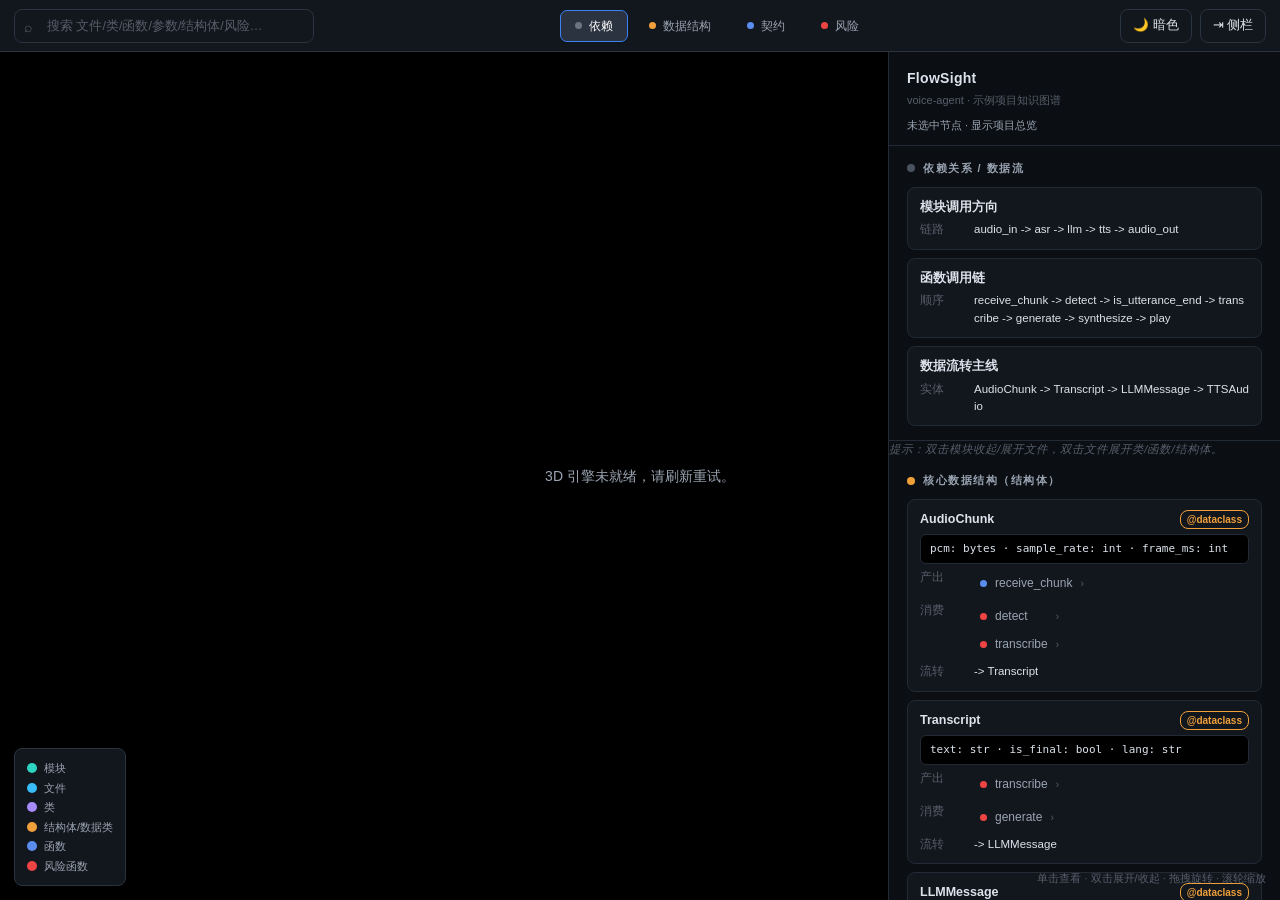
<file: .scratch/flowsight/prototype/index.html>
<!doctype html>
<html lang="zh" data-theme="dark">
<head>
<meta charset="utf-8" />
<title>FlowSight · 知识图谱原型 v5b（3D · 分层钻取 · 节点标签）</title>
<!-- 3D 引擎运行时加载，多 CDN 回退（国内优先 npmmirror），见文末 bootLoader -->
<style>
  :root, [data-theme="dark"]{
    --bg:#000; --panel:#0b0e13; --panel-2:#12161d; --line:#222a35;
    --txt:#dce3ec; --txt-dim:#9aa4b2; --txt-mute:#565e6a;
    --tb-bg:#12161d; --tb-border:#2a3340;
    --sr-hover:#161b23; --sr-border:#222a35;
    --shadow:0 6px 24px rgba(0,0,0,.5);
  }
  [data-theme="light"]{
    --bg:#eef1f5; --panel:#ffffff; --panel-2:#f4f6f9; --line:#e1e6ed;
    --txt:#1a1f26; --txt-dim:#5a636f; --txt-mute:#9aa3ad;
    --tb-bg:#ffffff; --tb-border:#e1e6ed;
    --sr-hover:#eef2f7; --sr-border:#e1e6ed;
    --shadow:0 6px 20px rgba(20,30,50,.12);
  }
  *{box-sizing:border-box;}
  html,body{margin:0;height:100%;background:var(--bg);color:var(--txt);
    font-family:"Segoe UI",-apple-system,"PingFang SC","Microsoft YaHei",sans-serif;
    overflow:hidden;font-size:13px;line-height:1.5;}
  #app{display:flex;flex-direction:column;height:100%;}

  /* 顶栏：正常文档流实心栏，绝不被画布盖住 */
  #topbar{flex:0 0 52px;display:flex;align-items:center;gap:12px;padding:0 14px;
    background:var(--tb-bg);border-bottom:1px solid var(--tb-border);z-index:50;}
  .search{position:relative;width:300px;}
  .search input{width:100%;height:34px;border-radius:8px;border:1px solid var(--tb-border);
    background:var(--panel-2);color:var(--txt);padding:0 12px 0 32px;font-size:12.5px;outline:none;}
  .search input::placeholder{color:var(--txt-mute);}
  .search input:focus{border-color:#3b82f6;}
  .search .ico{position:absolute;left:10px;top:8px;color:var(--txt-mute);font-size:14px;}
  .search-results{position:absolute;top:38px;left:0;right:0;max-height:340px;overflow-y:auto;
    background:var(--panel);border:1px solid var(--sr-border);border-radius:8px;box-shadow:var(--shadow);display:none;z-index:200;}
  .sr-item{padding:8px 12px;cursor:pointer;border-bottom:1px solid var(--sr-border);}
  .sr-item:last-child{border-bottom:none;}
  .sr-item:hover{background:var(--sr-hover);}
  .sr-tag{display:inline-block;font-size:10px;padding:1px 6px;border-radius:6px;margin-right:8px;color:#fff;background:#4b5563;vertical-align:1px;}
  .sr-label{font-weight:600;color:var(--txt);}
  .sr-sub{display:block;font-size:11px;color:var(--txt-mute);margin-top:2px;white-space:nowrap;overflow:hidden;text-overflow:ellipsis;}
  .sr-empty{padding:10px 12px;color:var(--txt-mute);font-size:12px;font-style:italic;}

  .dim-tabs{flex:1;display:flex;justify-content:center;gap:6px;}
  .dim-tab{padding:6px 14px;border-radius:7px;cursor:pointer;color:var(--txt-dim);font-size:12px;
    border:1px solid transparent;background:var(--panel-2);transition:.15s;white-space:nowrap;}
  .dim-tab:hover{color:var(--txt);}
  .dim-tab.active{color:#fff;background:#2b3340;border-color:#3b82f6;}
  [data-theme="light"] .dim-tab.active{color:#fff;background:#1f2937;}
  .dim-tab .dot{display:inline-block;width:7px;height:7px;border-radius:50%;margin-right:7px;vertical-align:1px;}

  .toggles{display:flex;gap:8px;}
  .tbtn{height:34px;min-width:34px;padding:0 12px;border-radius:8px;cursor:pointer;color:var(--txt);
    background:var(--panel-2);border:1px solid var(--tb-border);font-size:12.5px;}
  .tbtn:hover{border-color:#3b82f6;}

  /* 主区：图 | 侧栏 */
  #main{flex:1;display:flex;min-height:0;position:relative;}
  #cy{flex:1;position:relative;overflow:hidden;}
  #cy canvas{position:absolute!important;top:0!important;left:0!important;z-index:0!important;}

  #legend{position:absolute;bottom:14px;left:14px;z-index:10;background:var(--tb-bg);
    border:1px solid var(--tb-border);border-radius:8px;padding:8px 12px;font-size:11px;}
  #legend .lg{display:flex;align-items:center;gap:7px;color:var(--txt-dim);margin:3px 0;}
  #legend .lg .n{width:10px;height:10px;border-radius:50%;}
  .hint{position:absolute;bottom:14px;right:14px;z-index:10;color:var(--txt-mute);font-size:11px;pointer-events:none;}
  #status{position:absolute;inset:0;display:flex;align-items:center;justify-content:center;flex-direction:column;
    color:var(--txt-dim);font-size:14px;text-align:center;padding:40px;z-index:5;pointer-events:none;gap:10px;}
  #status .spin{width:26px;height:26px;border:3px solid var(--line);border-top-color:#3b82f6;border-radius:50%;animation:sp 1s linear infinite;}
  @keyframes sp{to{transform:rotate(360deg);}}

  #panel{width:392px;min-width:392px;background:var(--panel);border-left:1px solid var(--line);
    overflow-y:auto;transition:margin .25s,background .2s;position:relative;z-index:10;}
  #panel.collapsed{margin-right:-392px;}
  #panel-head{position:sticky;top:0;background:var(--panel);z-index:5;padding:16px 18px 12px;border-bottom:1px solid var(--line);}
  #panel-head h1{margin:0;font-size:14px;font-weight:600;letter-spacing:.3px;}
  #panel-head .sub{color:var(--txt-mute);font-size:11px;margin-top:3px;}
  #panel-head .sel{margin-top:8px;font-size:11px;color:var(--txt-dim);}
  #panel-head .sel b{color:var(--txt);}
  .crumb{font-size:11px;color:var(--txt-mute);margin-top:6px;word-break:break-all;}
  .crumb b{color:var(--txt-dim);}

  .sec{border-bottom:1px solid var(--line);padding:14px 18px;}
  .sec h2{margin:0 0 10px;font-size:11px;font-weight:600;letter-spacing:1.5px;text-transform:uppercase;
    color:var(--txt-dim);display:flex;align-items:center;gap:8px;}
  .sec h2 .dot{width:8px;height:8px;border-radius:50%;}
  .sec.highlight{background:var(--panel-2);}
  .card{background:var(--panel-2);border:1px solid var(--line);border-radius:8px;padding:10px 12px;margin-bottom:8px;}
  .card:last-child{margin-bottom:0;}
  .card .t{font-weight:600;color:var(--txt);font-size:12.5px;display:flex;justify-content:space-between;align-items:center;}
  .kv{display:flex;gap:8px;margin-top:5px;font-size:11.5px;}
  .kv .k{color:var(--txt-mute);min-width:46px;flex:none;}
  .kv .v{color:var(--txt);word-break:break-all;}
  .row{display:flex;align-items:center;gap:8px;padding:5px 6px;border-radius:6px;cursor:pointer;font-size:12px;color:var(--txt-dim);}
  .row:hover{background:var(--panel-2);color:var(--txt);}
  .row .n{width:7px;height:7px;border-radius:50%;flex:none;}
  .row .arr{color:var(--txt-mute);font-size:10px;margin-left:auto;}
  .pill{display:inline-block;font-size:10px;padding:1px 6px;border-radius:8px;margin-left:6px;border:1px solid;}
  .empty{color:var(--txt-mute);font-size:11.5px;font-style:italic;}
  .exp-btn{margin-top:8px;width:100%;padding:6px;border-radius:6px;border:1px solid var(--line);background:var(--panel-2);
    color:var(--txt-dim);cursor:pointer;font-size:12px;}
  .exp-btn:hover{color:var(--txt);border-color:#3b82f6;}
  .params{font-family:"SFMono-Regular",Consolas,Menlo,monospace;font-size:11px;color:var(--txt);background:var(--bg);
    border:1px solid var(--line);border-radius:6px;padding:6px 9px;margin-top:5px;}
  [data-theme="light"] .params{background:#fff;}

  #panel::-webkit-scrollbar,.search-results::-webkit-scrollbar{width:8px;}
  #panel::-webkit-scrollbar-thumb,.search-results::-webkit-scrollbar-thumb{background:#2a313c;border-radius:4px;}
  [data-theme="light"] #panel::-webkit-scrollbar-thumb,[data-theme="light"] .search-results::-webkit-scrollbar-thumb{background:#cbd2dc;}
</style>
</head>
<body>
<div id="app">
  <div id="topbar">
    <div class="search">
      <span class="ico">⌕</span>
      <input id="search-input" placeholder="搜索 文件/类/函数/参数/结构体/风险…" autocomplete="off" />
      <div class="search-results" id="search-results"></div>
    </div>
    <div class="dim-tabs">
      <div class="dim-tab active" data-dim="dep"><span class="dot" style="background:#6b7480"></span>依赖</div>
      <div class="dim-tab" data-dim="ds"><span class="dot" style="background:#f0a03b"></span>数据结构</div>
      <div class="dim-tab" data-dim="ctr"><span class="dot" style="background:#5b8def"></span>契约</div>
      <div class="dim-tab" data-dim="risk"><span class="dot" style="background:#ef4444"></span>风险</div>
    </div>
    <div class="toggles">
      <button class="tbtn" id="theme-toggle" title="切换明暗主题">🌙 暗色</button>
      <button class="tbtn" id="panel-toggle" title="收起/展开侧栏">⇥ 侧栏</button>
    </div>
  </div>
  <div id="main">
    <div id="cy"></div>
    <div id="panel">
      <div id="panel-head">
        <h1>FlowSight</h1>
        <div class="sub">voice-agent · 示例项目知识图谱</div>
        <div class="sel" id="sel-info">未选中节点 · 显示项目总览</div>
      </div>
      <div id="panel-content"></div>
    </div>
    <!-- 浮层放在 #main 而非 #cy：3d-force-graph 构造会清空 #cy(innerHTML="")，放这里永不被清，图例/提示/加载态始终在画布之上 -->
    <div id="legend">
      <div class="lg"><span class="n" style="background:var(--c-mod)"></span>模块</div>
      <div class="lg"><span class="n" style="background:var(--c-file)"></span>文件</div>
      <div class="lg"><span class="n" style="background:var(--c-cls)"></span>类</div>
      <div class="lg"><span class="n" style="background:var(--c-ent)"></span>结构体/数据类</div>
      <div class="lg"><span class="n" style="background:var(--c-func)"></span>函数</div>
      <div class="lg"><span class="n" style="background:var(--c-risk)"></span>风险函数</div>
    </div>
    <div class="hint">单击查看 · 双击展开/收起 · 拖拽旋转 · 滚轮缩放</div>
    <div id="status"><div class="spin"></div><div id="status-text">正在加载 3D 引擎…</div></div>
  </div>
</div>

<!-- ESM 主路径：importmap 让 three / 3d-force-graph / three-spritetext 共享同一个 three 实例，消除“Multiple instances of Three.js”跨实例警告，标签必渲染 -->
<script type="importmap">
{ "imports": { "three": "https://esm.sh/three@0.183.0", "three/": "https://esm.sh/three@0.183.0/" } }
</script>
<script type="module">
  // 顶级 await：依次拉取 three、3d-force-graph、three-spritetext（均 ?external=three 走 importmap 共享实例）
  const ET=15000;
  const wt=(p,ms,l)=>Promise.race([p,new Promise((_,r)=>setTimeout(()=>r(new Error(l+' timeout')),ms))]);
  try{
    window.THREE=await wt(import('three'),ET,'three');
    const fg=await wt(import('https://esm.sh/3d-force-graph@1.80.0?external=three'),ET,'3d-force-graph');
    window.ForceGraph3D=fg.default;
    try{window.SpriteText=(await wt(import('https://esm.sh/three-spritetext@1.10.0?external=three'),10000,'spritetext')).default;}catch(e){console.warn('[FlowSight] three-spritetext 加载失败，用手写标签兜底',e);}
    window.__esmOK=true;
  }catch(e){console.warn('[FlowSight] ESM(esm.sh) 加载失败，回退到本地 UMD 引擎：',e);}
  window.dispatchEvent(new Event('engines-ready'));
</script>
<script>
/* ============ 数据：模块 > 文件 > 类/函数；结构体(dataclass) > 字段 ============ */
const modules = [
  {id:'m_audio_in', label:'audio_in', summary:'麦克风采集 + VAD + 端点检测，产出 AudioChunk 与 utterance 事件'},
  {id:'m_asr',      label:'asr',      summary:'流式语音识别，AudioChunk -> Transcript'},
  {id:'m_llm',      label:'llm',      summary:'大模型对话推理，Transcript -> LLMMessage'},
  {id:'m_tts',      label:'tts',      summary:'语音合成，LLMMessage -> TTSAudio'},
  {id:'m_audio_out',label:'audio_out',summary:'音频播放与设备管理'},
];
const files = [
  {id:'f_stream', mod:'m_audio_in', label:'stream.py', path:'audio_in/stream.py'},
  {id:'f_vad',    mod:'m_audio_in', label:'vad.py',    path:'audio_in/vad.py'},
  {id:'f_asr',    mod:'m_asr',      label:'transcribe.py', path:'asr/transcribe.py'},
  {id:'f_llm',    mod:'m_llm',      label:'generate.py', path:'llm/generate.py'},
  {id:'f_tts',    mod:'m_tts',      label:'synthesize.py', path:'tts/synthesize.py'},
  {id:'f_play',   mod:'m_audio_out',label:'play.py',   path:'audio_out/play.py'},
];
const classes = [
  {id:'c_vad',  file:'f_vad',  label:'VADDetector'},
  {id:'c_llm',  file:'f_llm',  label:'LLMClient'},
  {id:'c_play', file:'f_play', label:'Player'},
];
const structs = [
  {id:'s_AudioChunk', file:'f_stream', label:'AudioChunk', kind:'@dataclass',
   fields:[{n:'pcm',t:'bytes'},{n:'sample_rate',t:'int'},{n:'frame_ms',t:'int'}],
   producedBy:['fn_receive_chunk'], consumedBy:['fn_vad_detect','fn_transcribe'], transformsTo:'s_Transcript'},
  {id:'s_Transcript', file:'f_asr', label:'Transcript', kind:'@dataclass',
   fields:[{n:'text',t:'str'},{n:'is_final',t:'bool'},{n:'lang',t:'str'}],
   producedBy:['fn_transcribe'], consumedBy:['fn_generate'], transformsTo:'s_LLMMessage'},
  {id:'s_LLMMessage', file:'f_llm', label:'LLMMessage', kind:'@dataclass',
   fields:[{n:'role',t:'str'},{n:'content',t:'str'},{n:'context',t:'list'}],
   producedBy:['fn_generate'], consumedBy:['fn_synthesize'], transformsTo:'s_TTSAudio'},
  {id:'s_TTSAudio', file:'f_tts', label:'TTSAudio', kind:'@dataclass',
   fields:[{n:'pcm',t:'bytes'},{n:'sample_rate',t:'int'},{n:'duration',t:'float'}],
   producedBy:['fn_synthesize'], consumedBy:['fn_play'], transformsTo:'-'},
];
const funcs = [
  {id:'fn_receive_chunk', file:'f_stream', cls:null, label:'receive_chunk', purpose:'接收麦克风音频帧',
    params:[{n:'frame',t:'bytes'}], returns:'AudioChunk',
    contract:{inputs:'frame: bytes',outputs:'chunk: AudioChunk',errors:'AudioUnderrun',boundaries:'sample_rate=16000, frame_ms=20, 非阻塞'}},
  {id:'fn_vad_detect', file:'f_vad', cls:'c_vad', label:'detect', purpose:'语音活动检测',
    params:[{n:'chunk',t:'AudioChunk'}], returns:'bool',
    contract:{inputs:'chunk: AudioChunk',outputs:'is_speech: bool',errors:'-',boundaries:'threshold=0.5, min_speech_ms=200'},
    risk:{cat:'边界检测',sev:'高',desc:'VAD 阈值不当导致截断或漏判语音',avoid:'尾音静音窗口 + 最大录音时长兜底'}},
  {id:'fn_is_utterance_end', file:'f_vad', cls:null, label:'is_utterance_end', purpose:'判定一句话结束',
    params:[{n:'is_speech',t:'bool'},{n:'chunk',t:'AudioChunk'}], returns:'bool',
    contract:{inputs:'is_speech: bool, chunk',outputs:'end: bool',errors:'-',boundaries:'silence_ms=600, max_utterance=15s'},
    risk:{cat:'完成检测',sev:'高',desc:'静音窗口误判导致提前或滞后结束',avoid:'silence_ms 可调 + 双重确认机制'}},
  {id:'fn_transcribe', file:'f_asr', cls:null, label:'transcribe', purpose:'流式语音识别',
    params:[{n:'chunks',t:'AudioChunk[]'}], returns:'Transcript',
    contract:{inputs:'chunks: AudioChunk[]',outputs:'transcript: Transcript',errors:'ASRTimeout',boundaries:'streaming=true, partial 每 200ms'},
    risk:{cat:'流式延迟',sev:'中',desc:'流式截断导致尾词丢失',avoid:'final 重述 + 尾部缓冲'}},
  {id:'fn_generate', file:'f_llm', cls:'c_llm', label:'generate', purpose:'LLM 对话生成',
    params:[{n:'transcript',t:'Transcript'}], returns:'LLMMessage',
    contract:{inputs:'transcript: Transcript',outputs:'msg: LLMMessage',errors:'LLMRateLimit',boundaries:'max_tokens=512, temp=0.7, 流式'},
    risk:{cat:'成本/延迟',sev:'中',desc:'超时与费用失控',avoid:'max_tokens 上限 + 流式 + 语义缓存'}},
  {id:'fn_synthesize', file:'f_tts', cls:null, label:'synthesize', purpose:'文本转语音',
    params:[{n:'msg',t:'LLMMessage'}], returns:'TTSAudio',
    contract:{inputs:'msg: LLMMessage',outputs:'audio: TTSAudio',errors:'TTSFailure',boundaries:'voice=default, sample_rate=24000'},
    risk:{cat:'播放欠载',sev:'中',desc:'合成慢导致播放卡顿',avoid:'预生成首句 + 队列缓冲'}},
  {id:'fn_play', file:'f_play', cls:'c_play', label:'play', purpose:'播放音频块',
    params:[{n:'audio',t:'TTSAudio'}], returns:'void',
    contract:{inputs:'audio: TTSAudio',outputs:'-',errors:'AudioDeviceBusy',boundaries:'非阻塞, 队列播放'}},
];
const callEdges = [
  ['fn_receive_chunk','fn_vad_detect'],['fn_vad_detect','fn_is_utterance_end'],
  ['fn_is_utterance_end','fn_transcribe'],['fn_transcribe','fn_generate'],
  ['fn_generate','fn_synthesize'],['fn_synthesize','fn_play'],
];
const mod=id=>modules.find(m=>m.id===id);
const fil=id=>files.find(f=>f.id===id);
const cls=id=>classes.find(c=>c.id===id);
const st =id=>structs.find(s=>s.id===id);
const fn =id=>funcs.find(f=>f.id===id);

/* ============ 主题 ============ */
const THEMES={
  dark:{graphBg:'#000000',label:'#c2cad6',
    mod:'#2dd4bf',file:'#38bdf8',cls:'#a78bfa',ent:'#f0a03b',func:'#5b8def',risk:'#ef4444',
    call:'#4a5260',contains:'#23282f',flow:'#ffc107',dim:'#1e232b',dimLink:'#15191f'},
  light:{graphBg:'#eef1f5',label:'#2a3140',
    mod:'#0d9488',file:'#0284c7',cls:'#7c3aed',ent:'#d97706',func:'#2563eb',risk:'#dc2626',
    call:'#94a3b8',contains:'#cbd5e1',flow:'#c2410c',dim:'#dde2ea',dimLink:'#e6eaf0'}
};
let theme='dark';
const T=()=>THEMES[theme];
function syncLegendVars(){const r=document.documentElement.style;
  r.setProperty('--c-mod',T().mod);r.setProperty('--c-file',T().file);r.setProperty('--c-cls',T().cls);
  r.setProperty('--c-ent',T().ent);r.setProperty('--c-func',T().func);r.setProperty('--c-risk',T().risk);}

/* ============ 全量节点/边 ============ */
const allNodes=[];
modules.forEach(m=>allNodes.push({id:m.id,label:m.label,type:'module'}));
files.forEach(f=>allNodes.push({id:f.id,label:f.label,type:'file',mod:f.mod}));
classes.forEach(c=>allNodes.push({id:c.id,label:c.label,type:'class',file:c.file}));
structs.forEach(s=>allNodes.push({id:s.id,label:s.label,type:'struct',file:s.file}));
funcs.forEach(f=>allNodes.push({id:f.id,label:f.label,type:'function',file:f.file,cls:f.cls,hasRisk:!!f.risk}));
const nodeById=Object.fromEntries(allNodes.map(n=>[n.id,n]));
const allLinks=[];
files.forEach(f=>allLinks.push({source:f.mod,target:f.id,type:'contains'}));
classes.forEach(c=>allLinks.push({source:c.file,target:c.id,type:'contains'}));
funcs.forEach(f=>allLinks.push({source:f.cls||f.file,target:f.id,type:'contains'}));
structs.forEach(s=>allLinks.push({source:s.file,target:s.id,type:'contains'}));
callEdges.forEach(([s,t])=>allLinks.push({source:s,target:t,type:'calls'}));
structs.forEach(s=>{
  s.producedBy.forEach(p=>allLinks.push({source:p,target:s.id,type:'produces'}));
  s.consumedBy.forEach(c=>allLinks.push({source:s.id,target:c,type:'consumes'}));
  if(s.transformsTo&&s.transformsTo!=='-')allLinks.push({source:s.id,target:s.transformsTo,type:'transforms'});
});
const FLOW=['produces','consumes','transforms'];

/* ============ 展开状态（默认展开模块 -> 露出文件）============ */
const expanded=new Set(modules.map(m=>m.id));
function parentOf(n){if(n.type==='file')return n.mod;if(n.type==='class')return n.file;if(n.type==='function')return n.cls||n.file;if(n.type==='struct')return n.file;return null;}
function isVisible(n){
  if(n.type==='module'||n.type==='struct')return true;
  if(n.type==='file')return expanded.has(n.mod);
  if(n.type==='class')return expanded.has(n.file);
  if(n.type==='function')return expanded.has(n.cls||n.file);
  return true;
}
function isVisibleById(id){const n=nodeById[id];return n?isVisible(n):false;}

/* ============ 选择 / 维度 ============ */
let selectedId=null,neighSet=new Set(),curDim='dep';
const DIM={
  dep:{nodeOk:()=>true,linkOk:()=>true},
  ds:{nodeOk:n=>n.type==='struct'||n.type==='function',linkOk:l=>FLOW.includes(l.type)},
  ctr:{nodeOk:n=>['function','file','class'].includes(n.type),linkOk:l=>['calls','contains'].includes(l.type)},
  risk:{nodeOk:n=>!!n.hasRisk,linkOk:()=>false}
};
function neighbors(id){const s=new Set([id]);allLinks.forEach(l=>{if(l.source===id)s.add(l.target);if(l.target===id)s.add(l.source);});return s;}
function nodeLit(n){if(selectedId)return neighSet.has(n.id);return DIM[curDim].nodeOk(n);}
function linkLit(l){if(selectedId)return l.source===selectedId||l.target===selectedId;return DIM[curDim].linkOk(l);}

/* ============ 3D 图谱 ============ */
let Graph=null;
let _dcId=null,_dcT=0; // 单击/双击判定（3d-force-graph v1.80 无 onNodeDblClick，用 onNodeClick 内自测双击）
function nodeBaseColor(n){switch(n.type){case 'module':return T().mod;case 'file':return T().file;case 'class':return T().cls;case 'struct':return T().ent;default:return n.hasRisk?T().risk:T().func;}}
function nodeColor(n){return nodeLit(n)?nodeBaseColor(n):T().dim;}
function linkColor(l){if(!linkLit(l))return T().dimLink;return l.type==='contains'?T().contains:l.type==='calls'?T().call:T().flow;}
function linkWidth(l){if(!linkLit(l))return 0.4;return l.type==='contains'?0.7:l.type==='calls'?1.2:l.type==='transforms'?3:1.8;}
function nodeVal(n){if(n.type==='module')return 3.5;if(n.type==='file')return 2.5;if(n.type==='class')return 2;if(n.type==='struct')return 2.5;return n.hasRisk?1.9:1.5;}

/* 节点标签：优先 SpriteText，否则用 3d-force-graph 自带 THREE 手写 canvas 纹理精灵 */
function makeCanvasSprite(text,color,h){
  const cvs=document.createElement('canvas');
  const ctx=cvs.getContext('2d');const fs=64;
  ctx.font=fs+'px "Segoe UI",sans-serif';
  const w=Math.ceil(ctx.measureText(text).width)+24;
  cvs.width=w;cvs.height=fs+24;
  ctx.font=fs+'px "Segoe UI",sans-serif';
  ctx.fillStyle=color;ctx.textBaseline='middle';ctx.textAlign='left';
  ctx.fillText(text,12,cvs.height/2);
  const tex=new THREE.CanvasTexture(cvs);tex.minFilter=THREE.LinearFilter;tex.magFilter=THREE.LinearFilter;
  const mat=new THREE.SpriteMaterial({map:tex,transparent:true,depthWrite:false});
  const sp=new THREE.Sprite(mat);
  const bw=h*1.5;sp.scale.set(bw*(w/cvs.height),bw,1);
  return sp;
}
function labelObj(n){
  const color=(selectedId&&n.id===selectedId)?'#ffffff':(nodeLit(n)?T().label:T().dimLink);
  const h=n.type==='module'?3.6:(n.type==='file'||n.type==='struct')?2.8:2.2;
  const y=-(nodeVal(n)*2.4)-4;
  // 优先用 SpriteText（若加载成功，文字最清晰）
  if(typeof SpriteText!=='undefined'){const s=new SpriteText(n.label);s.color=color;s.textHeight=h;s.padding=1;s.position.y=y;return s;}
  // 否则用 3d-force-graph 自带 THREE 手写 canvas 纹理精灵（不依赖第二个库）
  if(typeof THREE!=='undefined'){const sp=makeCanvasSprite(n.label,color,h);sp.position.y=y;return sp;}
  return null;
}
function arrowLen(l){return l.type==='contains'?0:l.type==='transforms'?6.5:l.type==='calls'?3.2:4.5;}
function particles(l){return l.type==='transforms'?5:(l.type==='produces'||l.type==='consumes')?3:0;}

function visibleData(){const visN=allNodes.filter(isVisible);const visL=allLinks.filter(l=>isVisibleById(l.source)&&isVisibleById(l.target));return {nodes:visN,links:visL};}
function initGraph(){
  if(typeof ForceGraph3D==='undefined'){setStatus('3D 引擎未就绪，请刷新重试。',true);return;}
  const d=visibleData();
  Graph=ForceGraph3D()(document.getElementById('cy'))
    .graphData({nodes:d.nodes.map(n=>({...n})),links:d.links.map(l=>({...l}))})
    .backgroundColor(T().graphBg)
    .nodeRelSize(5)
    .nodeVal(nodeVal).nodeColor(nodeColor)
    .nodeLabel(n=>n.label+(n.hasRisk?' ⚠':''))
    .nodeThreeObjectExtend(true).nodeThreeObject(labelObj)
    .linkColor(linkColor).linkWidth(linkWidth)
    .linkDirectionalArrowLength(arrowLen).linkDirectionalArrowRelPos(1)
    .linkDirectionalParticles(particles).linkDirectionalParticleWidth(1)
    .linkDirectionalParticleSpeed(0.01)
    .linkDirectionalParticleColor(()=>T().flow)
    .onNodeClick(n=>{const now=Date.now();if(_dcId===n.id&&now-_dcT<350){_dcId=null;toggleExpand(n.id);return;}_dcId=n.id;_dcT=now;selectNode(n.id);})
    .onBackgroundClick(()=>clearSelection());
  Graph.d3Force('link').distance(l=>l.type==='contains'?11:32).strength(l=>l.type==='contains'?0.7:0.22);
  Graph.d3Force('charge').strength(-100);
  Graph.d3VelocityDecay(0.35);
  Graph.onEngineStop(()=>Graph.zoomToFit(400,40));
  applyGraphBg();
  const stEl=document.getElementById('status'); if(stEl) stEl.style.display='none';
}
function rebuild(){
  if(!Graph)return;
  const oldPos={};try{Graph.graphData().nodes.forEach(n=>{oldPos[n.id]={x:n.x,y:n.y,z:n.z};});}catch(e){}
  const d=visibleData();
  d.nodes.forEach(n=>{if(oldPos[n.id]){n.x=oldPos[n.id].x;n.y=oldPos[n.id].y;n.z=oldPos[n.id].z;}else{const p=parentOf(n);const o=p&&oldPos[p];if(o){n.x=o.x+(Math.random()*8-4);n.y=o.y+(Math.random()*8-4);n.z=o.z+(Math.random()*8-4);}}});
  Graph.graphData({nodes:d.nodes.map(n=>({...n})),links:d.links.map(l=>({...l}))});
  Graph.refresh();
}
function applyGraphBg(){
  if(!Graph)return;
  const c=T().graphBg;
  Graph.backgroundColor(c);
  // 三重兜底，确保主题切换时画布底色必然更新（不依赖 backgroundColor 的刷新时机）：
  // 1) 直接写渲染器 clearColor；2) scene.background（渲染器每帧绘制）；3) 画布 CSS 底色。
  try{const r=Graph.renderer&&Graph.renderer();if(r){r.setClearColor(new THREE.Color(c),1);if(r.domElement)r.domElement.style.backgroundColor=c;}}catch(e){}
  try{const sc=Graph.scene();if(sc)sc.background=new THREE.Color(c);}catch(e){}
}
function refreshGraph(){if(!Graph)return;applyGraphBg();Graph.nodeColor(nodeColor).nodeThreeObject(labelObj).linkColor(linkColor).linkWidth(linkWidth).linkDirectionalParticleColor(()=>T().flow);try{Graph.resumeAnimation&&Graph.resumeAnimation();}catch(e){}Graph.refresh();}
function flyTo(id){if(!Graph)return;const n=Graph.graphData().nodes.find(x=>x.id===id);if(!n)return;const d=80;Graph.cameraPosition({x:n.x+d,y:n.y+d*0.5,z:n.z+d},{x:n.x,y:n.y,z:n.z},800);}

/* ============ 选择 / 展开 / 维度 ============ */
function selectNode(id){closeSearch();document.querySelectorAll('.dim-tab').forEach(t=>t.classList.remove('active'));curDim='dep';selectedId=id;neighSet=neighbors(id);refreshGraph();flyTo(id);renderPanel(id);}
function clearSelection(){selectedId=null;neighSet=new Set();document.querySelectorAll('.dim-tab').forEach(t=>t.classList.toggle('active',t.dataset.dim===curDim));refreshGraph();renderPanel(null);}
function toggleExpand(id){const n=nodeById[id];if(!n)return;if(['module','file','class'].indexOf(n.type)===-1)return;if(expanded.has(id))expanded.delete(id);else expanded.add(id);rebuild();refreshGraph();renderPanel(selectedId);}
function setDim(d){curDim=d;selectedId=null;neighSet=new Set();document.querySelectorAll('.dim-tab').forEach(t=>t.classList.toggle('active',t.dataset.dim===d));refreshGraph();renderPanel(null);const sec=document.getElementById('sec-'+d);if(sec){document.querySelectorAll('.sec').forEach(s=>s.classList.remove('highlight'));sec.classList.add('highlight');sec.scrollIntoView({behavior:'smooth',block:'start'});}}

/* ============ 侧栏 ============ */
const $c=document.getElementById('panel-content');
const $s=document.getElementById('sel-info');
function sevColor(s){return s==='高'?T().risk:'#eab308';}
function nodeRow(id){const n=nodeById[id];if(!n)return'';return '<div class="row" onclick="selectNode(\''+id+'\')"><span class="n" style="background:'+nodeBaseColor(n)+'"></span>'+n.label+'<span class="arr">›</span></div>';}
function secOpen(cls,title,dot){return '<div class="sec '+(cls||'')+'" id="sec-'+cls+'"><h2><span class="dot" style="background:'+dot+'"></span>'+title+'</h2>';}
function pill(sev){return '<span class="pill" style="color:'+sevColor(sev)+';border-color:'+sevColor(sev)+'">'+sev+'</span>';}
function expandBtn(id){const o=expanded.has(id);return '<button class="exp-btn" onclick="toggleExpand(\''+id+'\')">'+(o?'▾ 收起子节点':'▸ 展开子节点')+'</button>';}
function paramsStr(p){return p.map(x=>x.n+': '+x.t).join('  ·  ');}
function fieldsStr(f){return f.map(x=>x.n+': '+x.t).join('  ·  ');}

function renderPanel(sel){
  if(!sel){
    $s.innerHTML='未选中节点 · 显示项目总览';
    let h=secOpen('dep','依赖关系 / 数据流',T().call);
    h+='<div class="card"><div class="t">模块调用方向</div><div class="kv"><span class="k">链路</span><span class="v">audio_in -> asr -> llm -> tts -> audio_out</span></div></div>';
    h+='<div class="card"><div class="t">函数调用链</div><div class="kv"><span class="k">顺序</span><span class="v">receive_chunk -> detect -> is_utterance_end -> transcribe -> generate -> synthesize -> play</span></div></div>';
    h+='<div class="card"><div class="t">数据流转主线</div><div class="kv"><span class="k">实体</span><span class="v">AudioChunk -> Transcript -> LLMMessage -> TTSAudio</span></div></div></div>';
    h+='<div class="empty">提示：双击模块收起/展开文件，双击文件展开类/函数/结构体。</div>';
    h+=secOpen('ds','核心数据结构（结构体）',T().ent);
    structs.forEach(e=>{h+='<div class="card"><div class="t">'+e.label+' <span class="pill" style="color:'+T().ent+';border-color:'+T().ent+'">'+e.kind+'</span></div><div class="params">'+fieldsStr(e.fields)+'</div><div class="kv"><span class="k">产出</span><span class="v">'+e.producedBy.map(nodeRow).join('')+'</span></div><div class="kv"><span class="k">消费</span><span class="v">'+e.consumedBy.map(nodeRow).join('')+'</span></div><div class="kv"><span class="k">流转</span><span class="v">-> '+(e.transformsTo==='-'?'-':e.transformsTo.replace('s_',''))+'</span></div></div>';});
    h+='</div>';
    h+=secOpen('ctr','接口契约',T().func);
    h+='<div class="empty">单击函数节点查看 参数/输入输出/错误码/边界。函数清单：</div>';
    funcs.forEach(f=>h+=nodeRow(f.id));
    h+='</div>';
    h+=secOpen('risk','风险清单',T().risk);
    funcs.filter(f=>f.risk).forEach(f=>{h+='<div class="card"><div class="t">'+f.label+pill(f.risk.sev)+'</div><div class="kv"><span class="k">类别</span><span class="v">'+f.risk.cat+'</span></div><div class="kv"><span class="k">坑点</span><span class="v">'+f.risk.desc+'</span></div><div class="kv"><span class="k">规避</span><span class="v">'+f.risk.avoid+'</span></div><div class="row" onclick="selectNode(\''+f.id+'\')"><span class="n" style="background:'+T().func+'"></span>跳转到函数<span class="arr">›</span></div></div>';});
    h+='</div>';
    $c.innerHTML=h;return;
  }
  const n=nodeById[sel];if(!n){renderPanel(null);return;}
  const tn={module:'模块',file:'文件',class:'类',struct:'结构体',function:'函数'}[n.type]||n.type;
  $s.innerHTML='已选中 <b>'+n.label+'</b> · '+(n.hasRisk?'风险':'')+tn;
  let crumb='';
  if(n.type==='function'){const f=fil(n.file);const c=n.cls&&cls(n.cls);crumb=(f?f.path:'')+(c?' :: '+c.label:'');}
  else if(n.type==='class'||n.type==='struct'){const f=fil(n.file);crumb=f?f.path:'';}
  else if(n.type==='file'){const m=mod(n.mod);crumb=m?m.label+'/':'';}
  let crumbHtml=crumb?'<div class="crumb"><b>位置：</b>'+crumb+'</div>':'';

  if(n.type==='function'){
    const f=fn(sel);
    let h=crumbHtml+secOpen('ctr','接口契约',T().func);
    h+='<div class="card"><div class="t">'+f.label+'</div><div class="kv"><span class="k">用途</span><span class="v">'+f.purpose+'</span></div><div class="kv"><span class="k">返回</span><span class="v">'+f.returns+'</span></div><div class="kv"><span class="k">参数</span><span class="v"><div class="params">'+paramsStr(f.params)+'</div></span></div></div>';
    h+='<div class="card"><div class="t">契约</div><div class="kv"><span class="k">输入</span><span class="v">'+f.contract.inputs+'</span></div><div class="kv"><span class="k">输出</span><span class="v">'+f.contract.outputs+'</span></div><div class="kv"><span class="k">错误码</span><span class="v">'+f.contract.errors+'</span></div><div class="kv"><span class="k">边界</span><span class="v">'+f.contract.boundaries+'</span></div></div></div>';
    h+=secOpen('dep','依赖 / 数据流',T().call);
    const callers=callEdges.filter(([,t])=>t===f.id).map(([s])=>s);const callees=callEdges.filter(([s])=>s===f.id).map(([,t])=>t);
    h+='<div class="kv"><span class="k">调用方</span><span class="v">'+(callers.length?callers.map(nodeRow).join(''):'<span class="empty">入口</span>')+'</span></div>';
    h+='<div class="kv"><span class="k">被调用</span><span class="v">'+(callees.length?callees.map(nodeRow).join(''):'<span class="empty">出口</span>')+'</span></div></div>';
    h+=secOpen('ds','数据结构（参数/返回）',T().ent);
    const prod=structs.filter(e=>e.producedBy.includes(f.id));const cons=structs.filter(e=>e.consumedBy.includes(f.id));
    h+='<div class="kv"><span class="k">产出</span><span class="v">'+(prod.length?prod.map(e=>nodeRow(e.id)).join(''):'-')+'</span></div>';
    h+='<div class="kv"><span class="k">消费</span><span class="v">'+(cons.length?cons.map(e=>nodeRow(e.id)).join(''):'-')+'</span></div></div>';
    h+=secOpen('risk','风险',T().risk);
    if(f.risk)h+='<div class="card"><div class="t">'+f.label+pill(f.risk.sev)+'</div><div class="kv"><span class="k">坑点</span><span class="v">'+f.risk.desc+'</span></div><div class="kv"><span class="k">规避</span><span class="v">'+f.risk.avoid+'</span></div></div>';else h+='<div class="empty">该函数暂无已知风险。</div>';
    h+='</div>';$c.innerHTML=h;
  }else if(n.type==='struct'){
    const e=st(sel);
    let h=crumbHtml+secOpen('ds','结构体 / 数据类',T().ent);
    h+='<div class="card"><div class="t">'+e.label+' <span class="pill" style="color:'+T().ent+';border-color:'+T().ent+'">'+e.kind+'</span></div><div class="params">'+fieldsStr(e.fields)+'</div><div class="kv"><span class="k">流转</span><span class="v">-> '+(e.transformsTo==='-'?'-':e.transformsTo.replace('s_',''))+'</span></div></div></div>';
    h+=secOpen('dep','生产 / 消费',T().call);
    h+='<div class="kv"><span class="k">产出方</span><span class="v">'+e.producedBy.map(nodeRow).join('')+'</span></div>';
    h+='<div class="kv"><span class="k">消费方</span><span class="v">'+e.consumedBy.map(nodeRow).join('')+'</span></div></div>';
    h+=secOpen('ctr','相关函数契约',T().func);[...e.producedBy,...e.consumedBy].forEach(id=>h+=nodeRow(id));h+='</div>';
    $c.innerHTML=h;
  }else if(n.type==='file'){
    const f=fil(sel);const m=mod(f.mod);const fns=funcs.filter(x=>x.file===f.id);const clsL=classes.filter(x=>x.file===f.id);const sts=structs.filter(x=>x.file===f.id);
    let h=crumbHtml+secOpen('dep','文件概览',T().file);
    h+='<div class="card"><div class="t">'+f.label+'</div><div class="kv"><span class="k">路径</span><span class="v">'+f.path+'</span></div><div class="kv"><span class="k">模块</span><span class="v">'+(m?m.label:'')+'</span></div><div class="kv"><span class="k">成员</span><span class="v">类 '+clsL.length+' · 函数 '+fns.length+' · 结构体 '+sts.length+'</span></div></div>'+expandBtn(f.id)+'</div>';
    h+=secOpen('ctr','成员',T().func);clsL.forEach(c=>h+=nodeRow(c.id));fns.forEach(x=>h+=nodeRow(x.id));sts.forEach(x=>h+=nodeRow(x.id));h+='</div>';$c.innerHTML=h;
  }else if(n.type==='class'){
    const c=cls(sel);const f=fil(c.file);const methods=funcs.filter(x=>x.cls===c.id);
    let h=crumbHtml+secOpen('dep','类概览',T().cls);
    h+='<div class="card"><div class="t">'+c.label+'</div><div class="kv"><span class="k">文件</span><span class="v">'+(f?f.path:'')+'</span></div><div class="kv"><span class="k">方法</span><span class="v">'+methods.length+' 个</span></div></div>'+expandBtn(c.id)+'</div>';
    h+=secOpen('ctr','方法',T().func);methods.forEach(x=>h+=nodeRow(x.id));h+='</div>';$c.innerHTML=h;
  }else if(n.type==='module'){
    const m=mod(sel);const mfs=files.filter(x=>x.mod===m.id);const mfn=funcs.filter(x=>fil(x.file)&&fil(x.file).mod===m.id);const risks=mfn.filter(x=>x.risk);
    let h=secOpen('dep','模块概览',T().mod);
    h+='<div class="card"><div class="t">'+m.label+'</div><div class="kv"><span class="k">职责</span><span class="v">'+m.summary+'</span></div><div class="kv"><span class="k">文件</span><span class="v">'+mfs.length+' 个 · 函数 '+mfn.length+' 个</span></div></div>'+expandBtn(m.id)+'</div>';
    h+=secOpen('ctr','文件清单',T().file);mfs.forEach(x=>h+=nodeRow(x.id));h+='</div>';
    h+=secOpen('risk','模块风险',T().risk);if(risks.length)risks.forEach(x=>h+='<div class="card"><div class="t">'+x.label+pill(x.risk.sev)+'</div><div class="kv"><span class="k">规避</span><span class="v">'+x.risk.avoid+'</span></div></div>');else h+='<div class="empty">该模块暂无已知风险。</div>';h+='</div>';$c.innerHTML=h;
  }
}

/* ============ 搜索 ============ */
const $si=document.getElementById('search-input');const $sr=document.getElementById('search-results');let searchTimer=null;
function doSearch(q){
  q=q.trim().toLowerCase();if(!q){$sr.style.display='none';return;}
  const res=[];
  funcs.forEach(f=>{const hay=[f.label,f.purpose,f.returns,f.contract.inputs,f.contract.outputs,f.contract.errors,f.contract.boundaries,f.params.map(p=>p.n+':'+p.t).join(' '),f.risk&&f.risk.cat,f.risk&&f.risk.desc,f.risk&&f.risk.avoid].filter(Boolean).join(' ').toLowerCase();if(hay.includes(q))res.push({tag:f.risk?'风险函数':'函数',color:f.risk?T().risk:T().func,id:f.id,label:f.label,sub:'('+f.params.map(p=>p.n).join(',')+') -> '+f.returns});});
  structs.forEach(e=>{const hay=[e.label,e.kind,e.fields.map(x=>x.n+':'+x.t).join(' '),e.transformsTo,e.producedBy.join(' '),e.consumedBy.join(' ')].join(' ').toLowerCase();if(hay.includes(q))res.push({tag:'结构体',color:T().ent,id:e.id,label:e.label,sub:e.fields.map(x=>x.n+':'+x.t).join(', ')});});
  classes.forEach(c=>{if((c.label+' class').toLowerCase().includes(q))res.push({tag:'类',color:T().cls,id:c.id,label:c.label,sub:'class'});});
  files.forEach(f=>{if((f.label+' '+f.path).toLowerCase().includes(q))res.push({tag:'文件',color:T().file,id:f.id,label:f.label,sub:f.path});});
  modules.forEach(m=>{if((m.label+' '+m.summary).toLowerCase().includes(q))res.push({tag:'模块',color:T().mod,id:m.id,label:m.label,sub:m.summary});});
  if(!res.length)$sr.innerHTML='<div class="sr-empty">无匹配结果</div>';else $sr.innerHTML=res.map(r=>'<div class="sr-item" onclick="selectNode(\''+r.id+'\')"><span class="sr-tag" style="background:'+r.color+'">'+r.tag+'</span><span class="sr-label">'+r.label+'</span><span class="sr-sub">'+r.sub+'</span></div>').join('');
  $sr.style.display='block';
}
function closeSearch(){$sr.style.display='none';}
$si.addEventListener('input',()=>{clearTimeout(searchTimer);searchTimer=setTimeout(()=>doSearch($si.value),180);});
$si.addEventListener('focus',()=>{if($si.value)doSearch($si.value);});
document.addEventListener('click',e=>{if(!e.target.closest('.search'))closeSearch();});

/* ============ 主题 / 面板开关 ============ */
function applyTheme(){document.documentElement.setAttribute('data-theme',theme);document.getElementById('theme-toggle').textContent=theme==='dark'?'🌙 暗色':'☀️ 亮色';syncLegendVars();refreshGraph();renderPanel(selectedId);}
document.getElementById('theme-toggle').addEventListener('click',()=>{theme=theme==='dark'?'light':'dark';applyTheme();});
document.getElementById('panel-toggle').addEventListener('click',()=>document.getElementById('panel').classList.toggle('collapsed'));
document.querySelectorAll('.dim-tab').forEach(t=>t.addEventListener('click',()=>setDim(t.dataset.dim)));

/* ============ 状态 / 加载 ============ */
function setStatus(msg,isErr){const box=document.getElementById('status');document.getElementById('status-text').innerHTML=msg;box.style.display='flex';box.querySelector('.spin').style.display=isErr?'none':'block';}
const CDN={
  // three.js 全局构建（UMD，设 window.THREE，供手写 canvas 纹理标签精灵使用）
  // r160 是仍提供 build/three.min.js(UMD)的最新版；3d-force-graph 内部打包 r183，
  // 标签精灵用全局 three 渲染到 3d-force-graph 场景（Sprite/SpriteMaterial/CanvasTexture API 跨版本稳定）
  three:['lib/three.min.js','https://registry.npmmirror.com/three/0.160.0/files/build/three.min.js','https://unpkg.com/three@0.160.0/build/three.min.js','https://cdn.jsdelivr.net/npm/three@0.160.0/build/three.min.js'],
  fg:['lib/3d-force-graph.min.js','https://registry.npmmirror.com/3d-force-graph/latest/files/dist/3d-force-graph.min.js','https://cdn.npmmirror.com/npm/3d-force-graph/dist/3d-force-graph.min.js','https://cdn.jsdelivr.net/npm/3d-force-graph/dist/3d-force-graph.min.js','https://unpkg.com/3d-force-graph/dist/3d-force-graph.min.js']
};
function loadScript(urls,i,done){if(i>=urls.length){done(false);return;}const s=document.createElement('script');s.src=urls[i];s.onload=()=>done(true);s.onerror=()=>loadScript(urls,i+1,done);document.head.appendChild(s);}
function bootLoader(){
  setStatus('加载 three.js (1/2)…');
  loadScript(CDN.three,0,ok=>{if(!ok){setStatus('three.js 加载失败：所有 CDN 均不可达。<br>请检查网络后刷新。',true);return;}
    setStatus('加载 3D 引擎 (2/2)…');
    loadScript(CDN.fg,0,ok2=>{if(!ok2){setStatus('3D 引擎加载失败：所有 CDN 均不可达。<br>请检查网络后刷新。',true);return;}
      setStatus('渲染中…');try{initGraph();}catch(e){setStatus('渲染出错：'+e.message+'<br>请把浏览器控制台(F12)的错误发我。',true);console.error(e);}
    });
  });
}

/* ============ 启动 ============ */
syncLegendVars();renderPanel(null);
// 等待 ESM 模块就绪（成功则单实例直接渲染；失败则回退本地 UMD bootLoader）
window.addEventListener('engines-ready',()=>{
  if(window.__esmOK){
    document.getElementById('status-text').textContent='渲染中…';
    try{initGraph();}catch(e){setStatus('渲染出错：'+e.message+'<br>请把F12错误发我。',true);console.error(e);}
  }else{
    bootLoader();
  }
});
</script>
</body>
</html>
</file>
